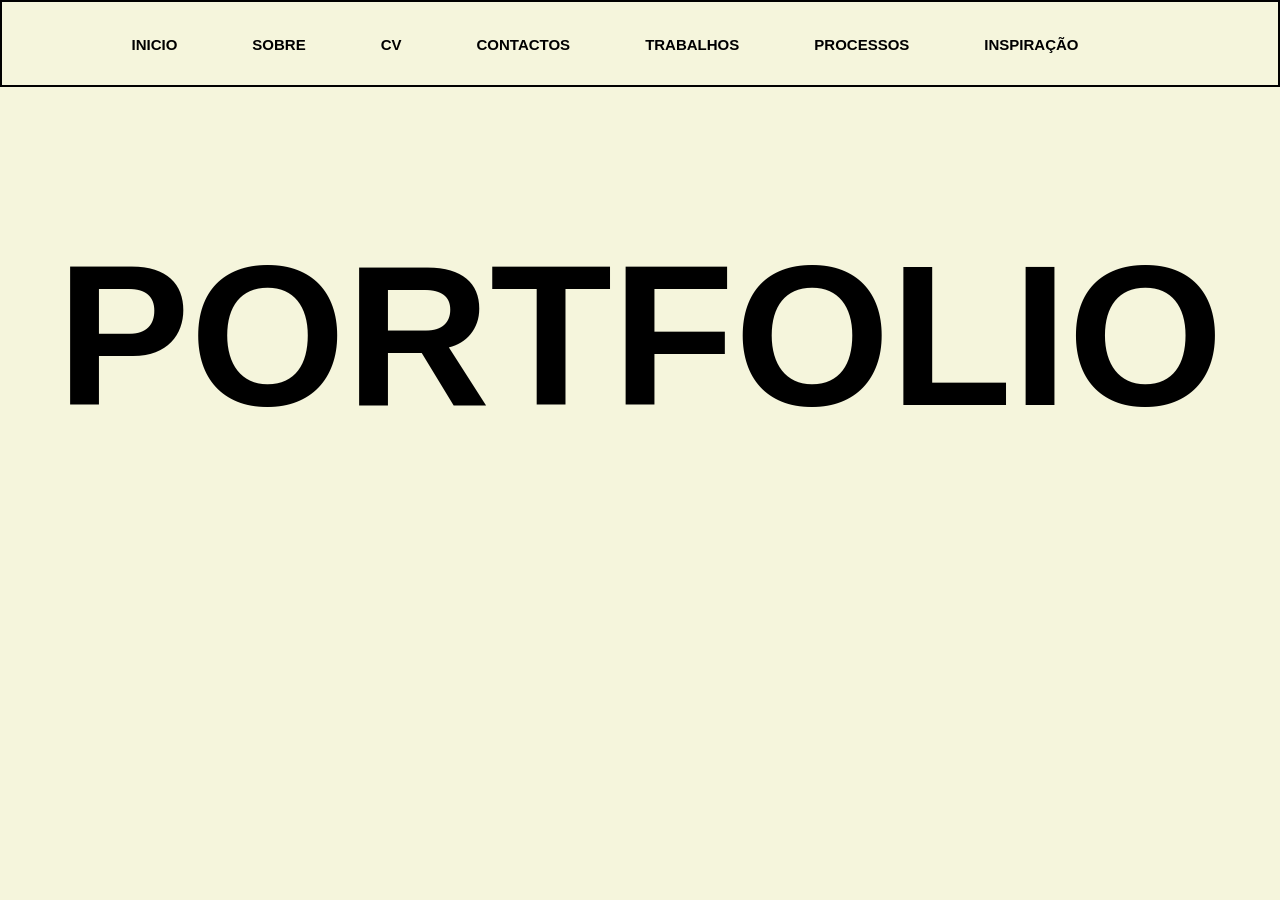
<file: index.html>
<!DOCTYPE html>

<html lang="pt-pt">

<head>
  <title> Primeira Pagina </title>
  <link rel="stylesheet" href="estilos.css">

</head>

<body>

  <div id="cabecalho">
    <ul>
      <li><a href="index.html">INICIO</a></li>
      <li><a href="Sobre.html">SOBRE</a></li>
      <li><a href="CV.html">CV</a></li>
      <li><a href="contactos.html">CONTACTOS</a></li>
      <li><a href="trabalhos.html">TRABALHOS</a></li>
      <li><a href="Processos.html">PROCESSOS</a></li>
       <li><a href="Inspiração.html">INSPIRAÇÃO</a></li>
     
    </ul>
  </div>

<h1>
  PORTFOLIO
</h1>


</body>

</html>
</file>
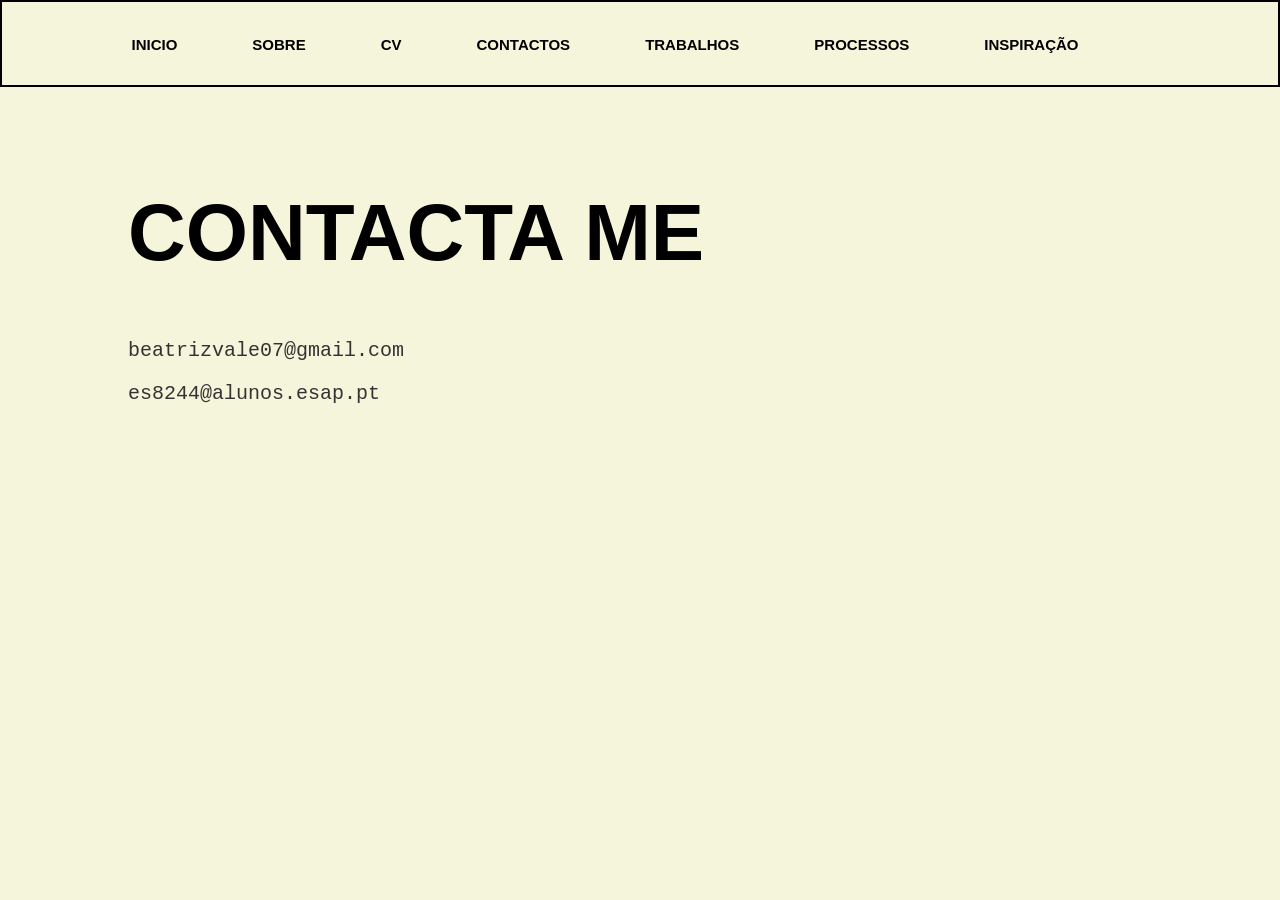
<file: contactos.html>
<!DOCTYPE html>
<html lang="pt-pt">

<head>
    <title> contactos</title>
    <meta charset="UTF-8">
    <link rel="stylesheet" href="estilos.css">

</head>

<body>
    <div id="cabecalho">
        <ul>
            <li><a href="index.html">INICIO</a></li>
      <li><a href="Sobre.html">SOBRE</a></li>
      <li><a href="CV.html">CV</a></li>
      <li><a href="contactos.html">CONTACTOS</a></li>
      <li><a href="trabalhos.html">TRABALHOS</a></li>
      <li><a href="Processos.html">PROCESSOS</a></li>
       <li><a href="Inspiração.html">INSPIRAÇÃO</a></li>
     
        </ul>
    </div>

    <main class="seccao-contactos">
        <h1 class="titulo-contacto">Contacta me</h1>

        <div class="lista-contactos">
            <p class="email-simples">beatrizvale07@gmail.com</p>
            <p class="email-simples">es8244@alunos.esap.pt</p>
        </div>
    </main>
</body>
</file>
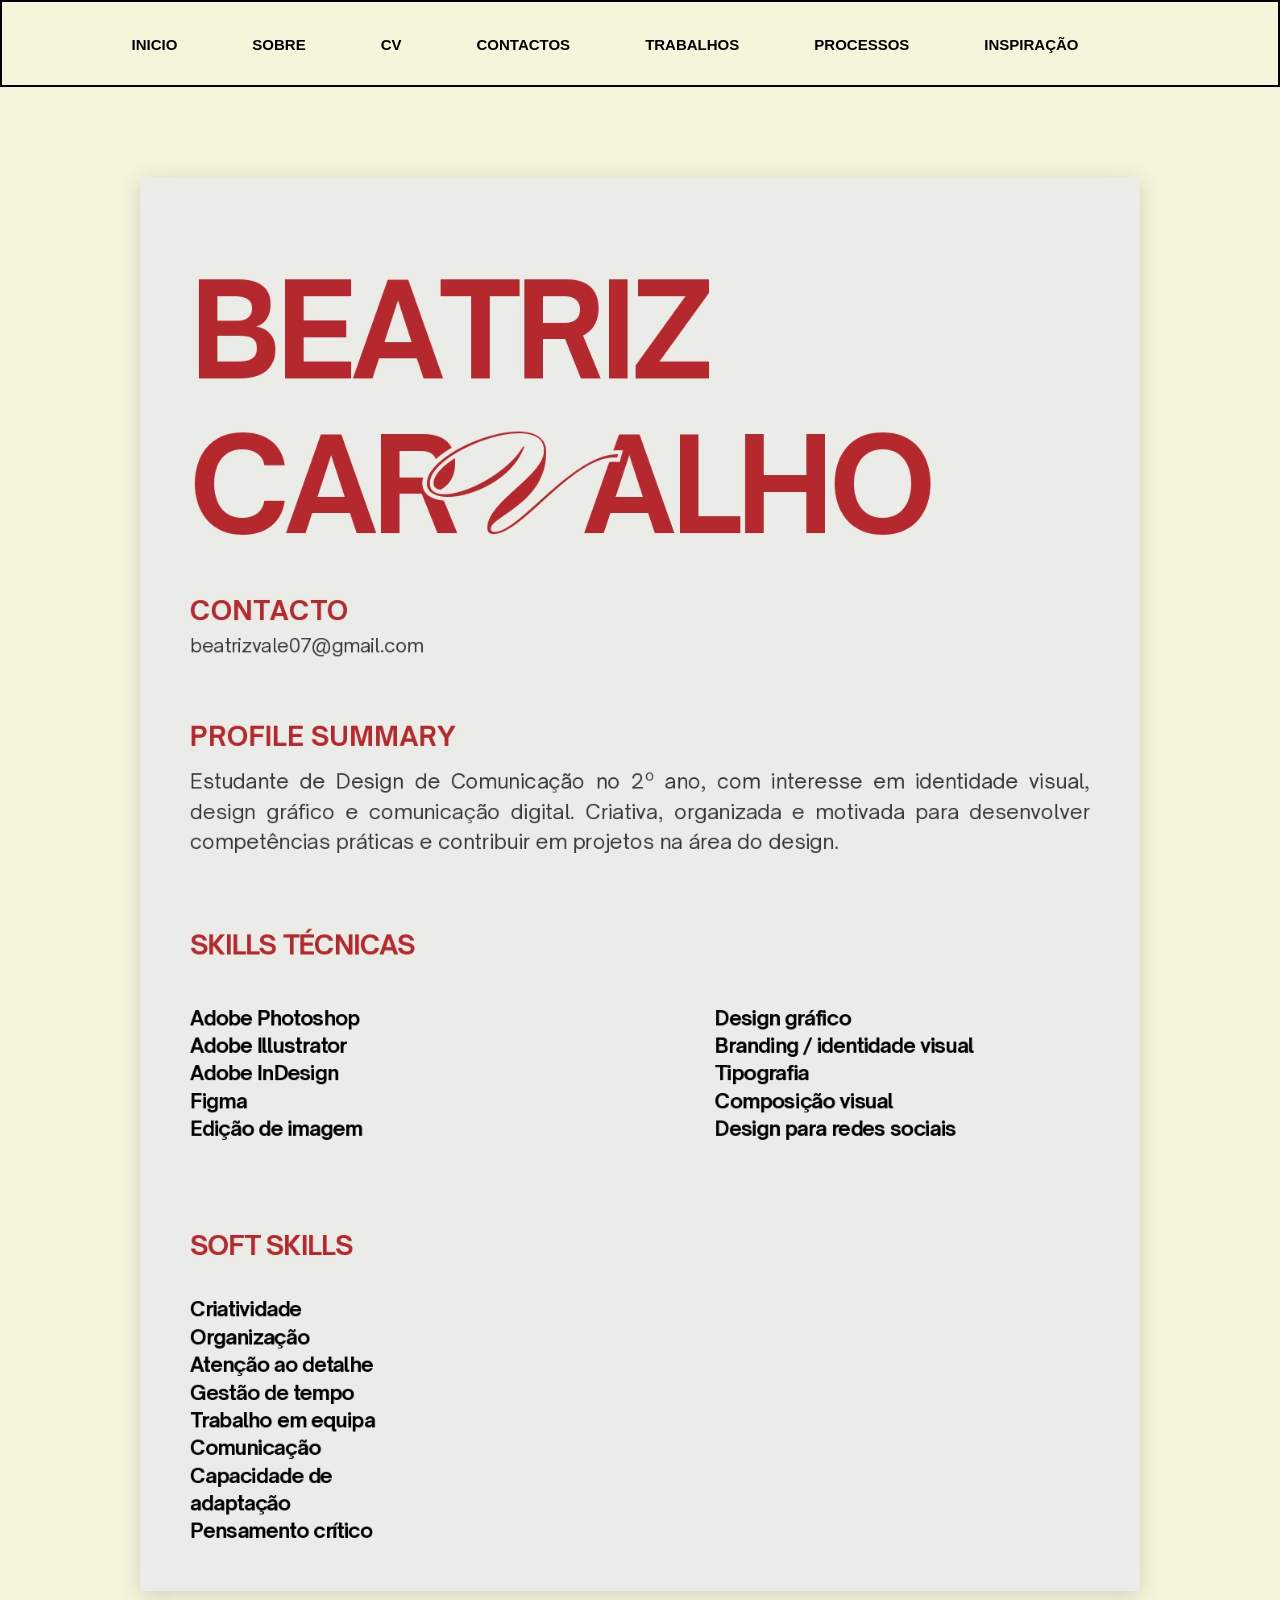
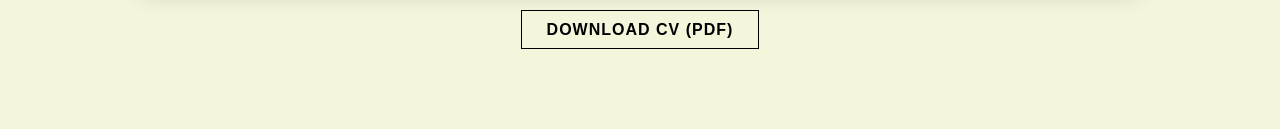
<file: CV.html>
<!DOCTYPE html>
<html lang="pt-pt">

<head>
    <title>CV - Beatriz Vale de Carvalho</title>
    <meta charset="UTF-8">
    <link rel="stylesheet" href="estilos.css">
</head>

<body>

    <div id="cabecalho">
        <ul>
            <li><a href="index.html">INICIO</a></li>
      <li><a href="Sobre.html">SOBRE</a></li>
      <li><a href="CV.html">CV</a></li>
      <li><a href="contactos.html">CONTACTOS</a></li>
      <li><a href="trabalhos.html">TRABALHOS</a></li>
      <li><a href="Processos.html">PROCESSOS</a></li>
       <li><a href="Inspiração.html">INSPIRAÇÃO</a></li>
     
        </ul>
    </div>

    <main class="pagina-cv-clean">
        <img src="IMAGEM/CV_page-0001.jpg" alt="Currículo" class="cv-grande">

        <div class="download-container">
            <a href="Download do CV/CV.pdf" target="_blank" class="btn-download">Download CV (PDF)</a>
        </div>
    </main>

</body>

</html>
</file>
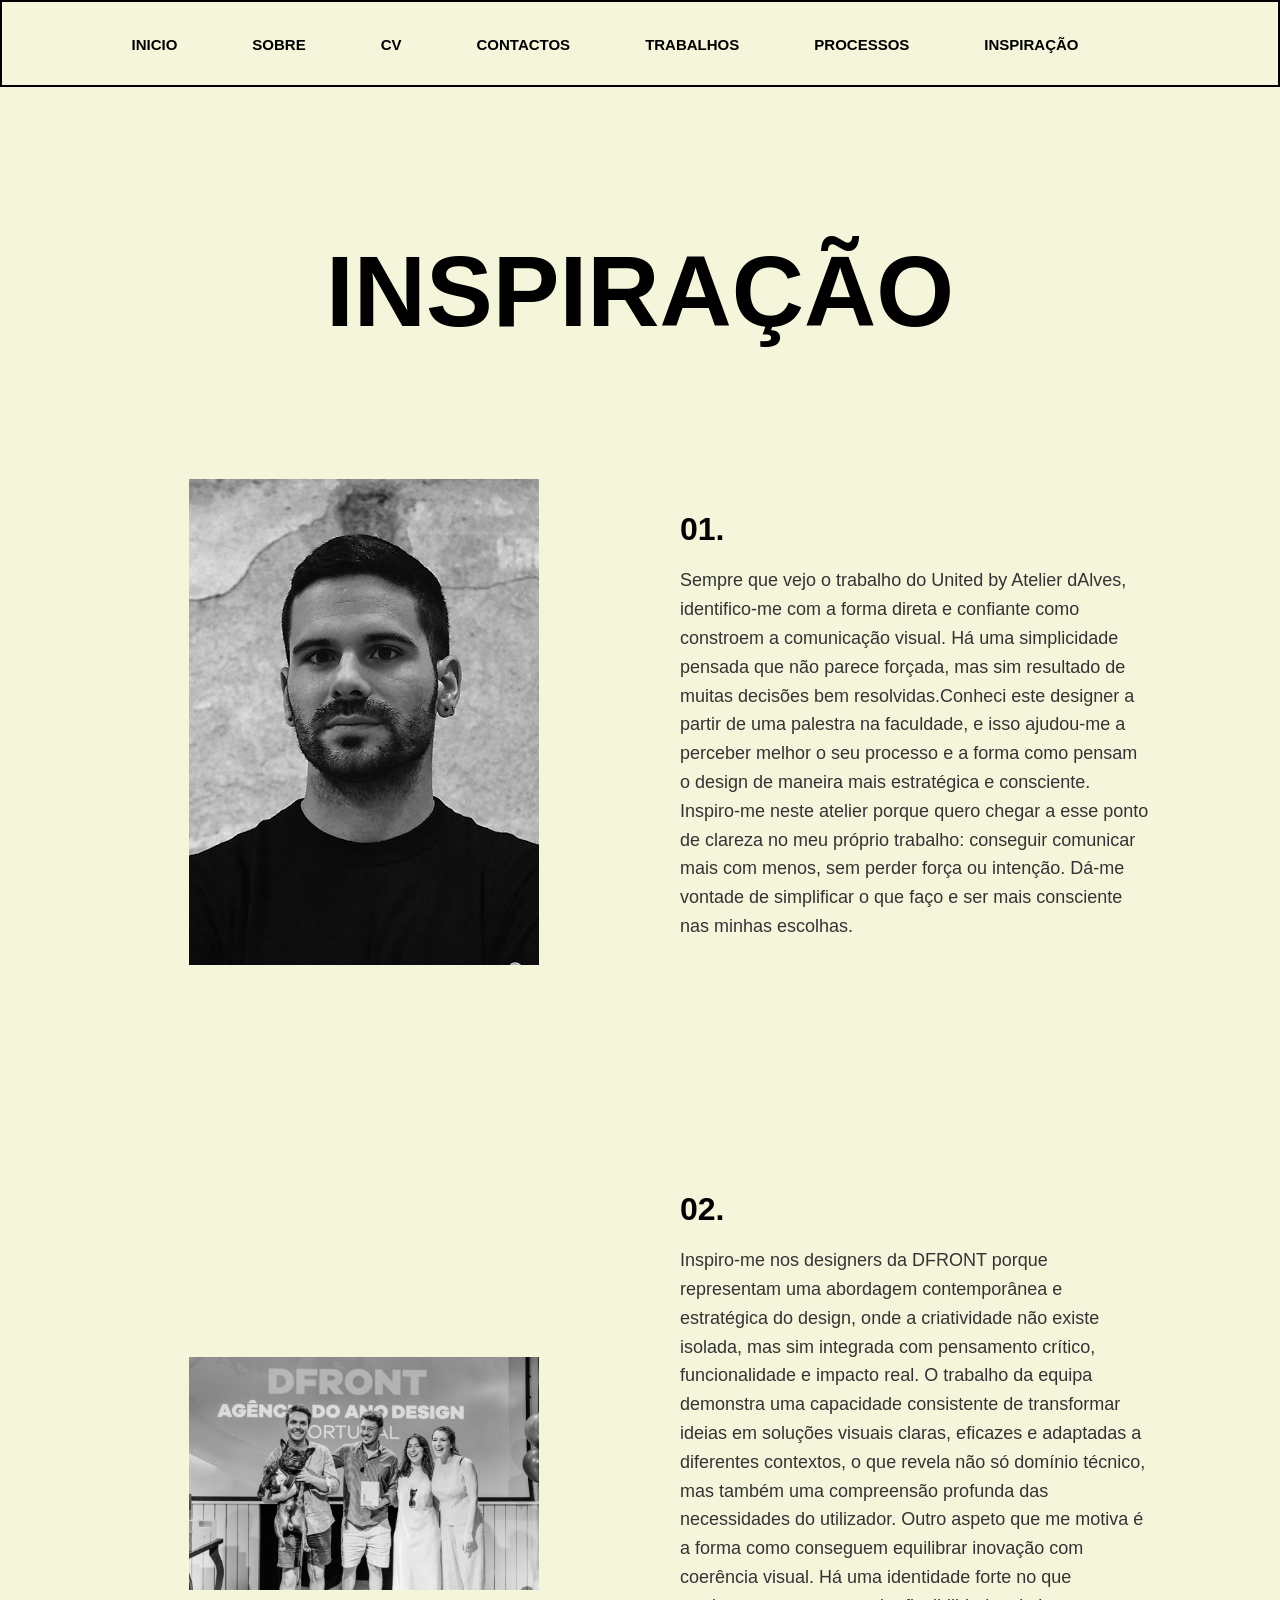
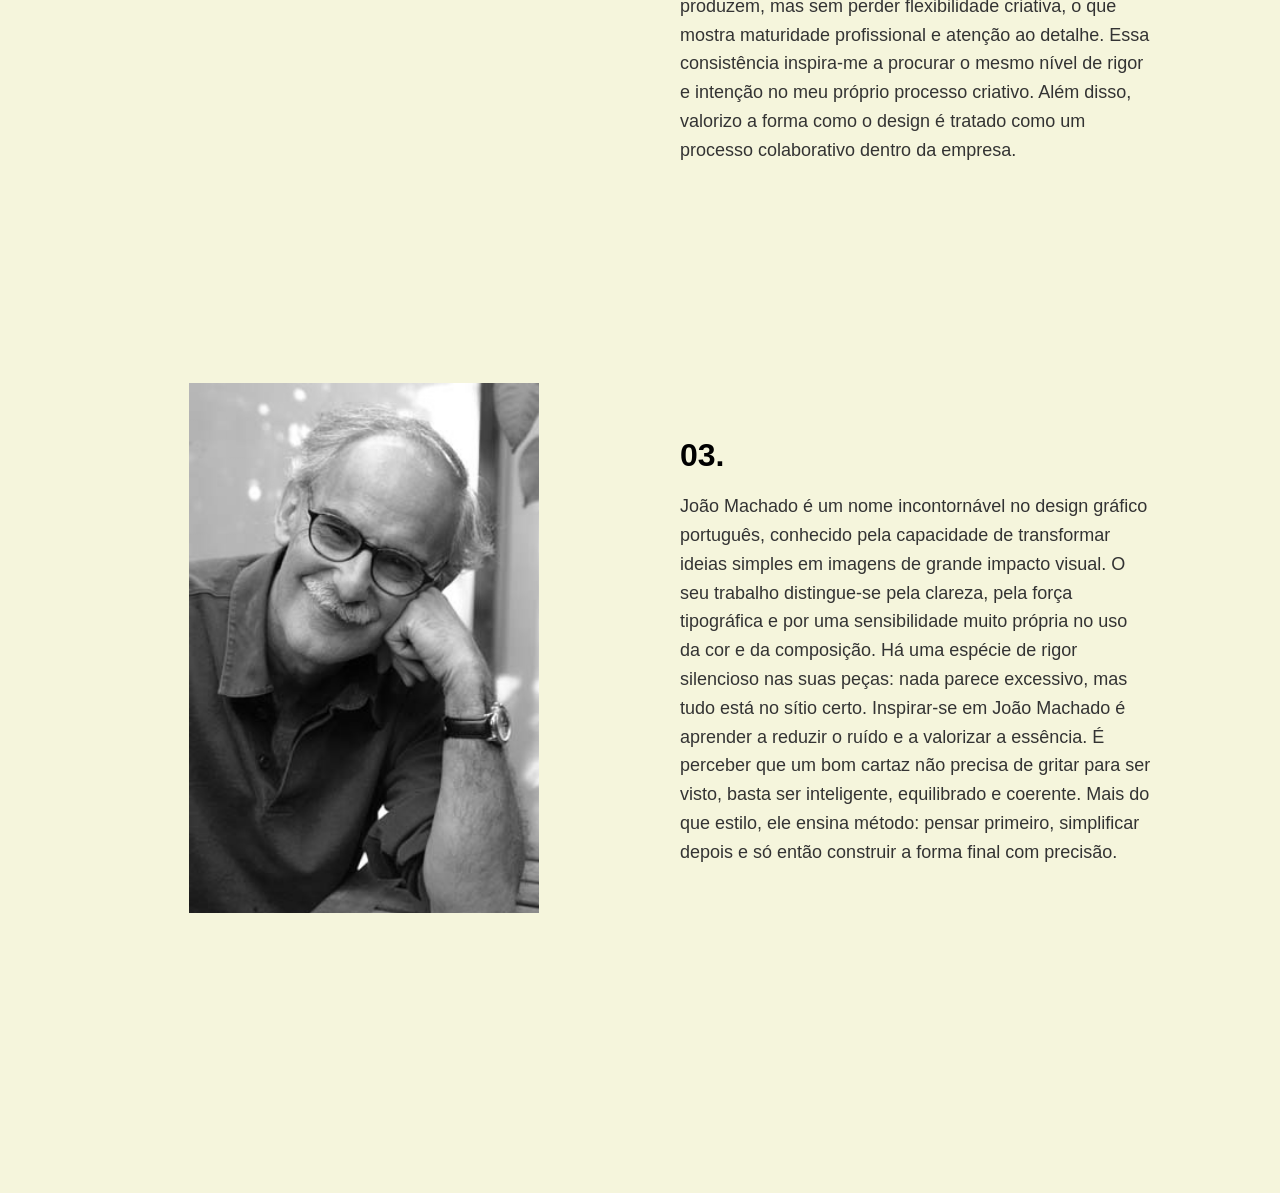
<file: Inspiração.html>
<!DOCTYPE html>
<html lang="pt-pt">

<head>
    <title>Inspiração.html</title>
    <meta charset="UTF-8">
    <link rel="stylesheet" href="estilos.css">
</head>

<body>

    <div id="cabecalho">
        <ul>
            <li><a href="index.html">INICIO</a></li>
      <li><a href="Sobre.html">SOBRE</a></li>
      <li><a href="CV.html">CV</a></li>
      <li><a href="contactos.html">CONTACTOS</a></li>
      <li><a href="trabalhos.html">TRABALHOS</a></li>
      <li><a href="Processos.html">PROCESSOS</a></li>
       <li><a href="Inspiração.html">INSPIRAÇÃO</a></li>
     
        </ul>
    </div>

    <main class="contentor-processos">
        <h1 class="titulo-impacto">Inspiração</h1>

        <section class="item-processo">
            <div class="imagem-processo">
                <img src="IMAGEM/designer1.jpg" alt="Inspiração de Design">
            </div>

            <div class="texto-processo">
                <h2>01.</h2>
                <p>
                    Sempre que vejo o trabalho do United by Atelier dAlves, identifico-me com a forma direta e confiante
                    como constroem a comunicação visual. Há uma simplicidade pensada que não parece forçada, mas sim
                    resultado de muitas decisões bem resolvidas.Conheci este designer a partir de uma palestra na
                    faculdade, e isso ajudou-me a perceber melhor o
                    seu processo e a forma como pensam o design de maneira mais estratégica e consciente. Inspiro-me
                    neste atelier porque quero chegar a esse ponto de clareza no meu próprio trabalho:
                    conseguir comunicar mais com menos, sem perder força ou intenção. Dá-me vontade de simplificar o que
                    faço e ser mais consciente nas minhas escolhas.
                </p>
            </div>
        </section>

        <section class="item-processo">
            <div class="imagem-processo">
                <img src="IMAGEM/DEFRONT.jpg" alt="Inspiração de Design">
            </div>

            <div class="texto-processo">
                <h2>02.</h2>
                <p>
                   Inspiro-me nos designers da DFRONT porque representam uma abordagem contemporânea e estratégica do design, onde a criatividade não existe isolada, mas sim integrada com pensamento crítico, funcionalidade e impacto real. O trabalho da equipa demonstra uma capacidade consistente de transformar ideias em soluções visuais claras, eficazes e adaptadas a diferentes contextos, o que revela não só domínio técnico, mas também uma compreensão profunda das necessidades do utilizador. Outro aspeto que me motiva é a forma como conseguem equilibrar inovação com coerência visual. Há uma identidade forte no que produzem, mas sem perder flexibilidade criativa, o que mostra maturidade profissional e atenção ao detalhe. Essa consistência inspira-me a procurar o mesmo nível de rigor e intenção no meu próprio processo criativo.
Além disso, valorizo a forma como o design é tratado como um processo colaborativo dentro da empresa.
                </p>
            </div>
        </section>


        <section class="item-processo">
            <div class="imagem-processo">
                <img src="IMAGEM/joaomachado.jpg" alt="Inspiração de Design">
            </div>

            <div class="texto-processo">
                <h2>03.</h2>
                <p>
                 João Machado é um nome incontornável no design gráfico português, conhecido pela capacidade de transformar ideias simples em imagens de grande impacto visual. O seu trabalho distingue-se pela clareza, pela força tipográfica e por uma sensibilidade muito própria no uso da cor e da composição. Há uma espécie de rigor silencioso nas suas peças: nada parece excessivo, mas tudo está no sítio certo.
Inspirar-se em João Machado é aprender a reduzir o ruído e a valorizar a essência. É perceber que um bom cartaz não precisa de gritar para ser visto, basta ser inteligente, equilibrado e coerente. Mais do que estilo, ele ensina método: pensar primeiro, simplificar depois e só então construir a forma final com precisão.

                </p>
            </div>
        </section>



    </main>

</body>

</html>
</file>
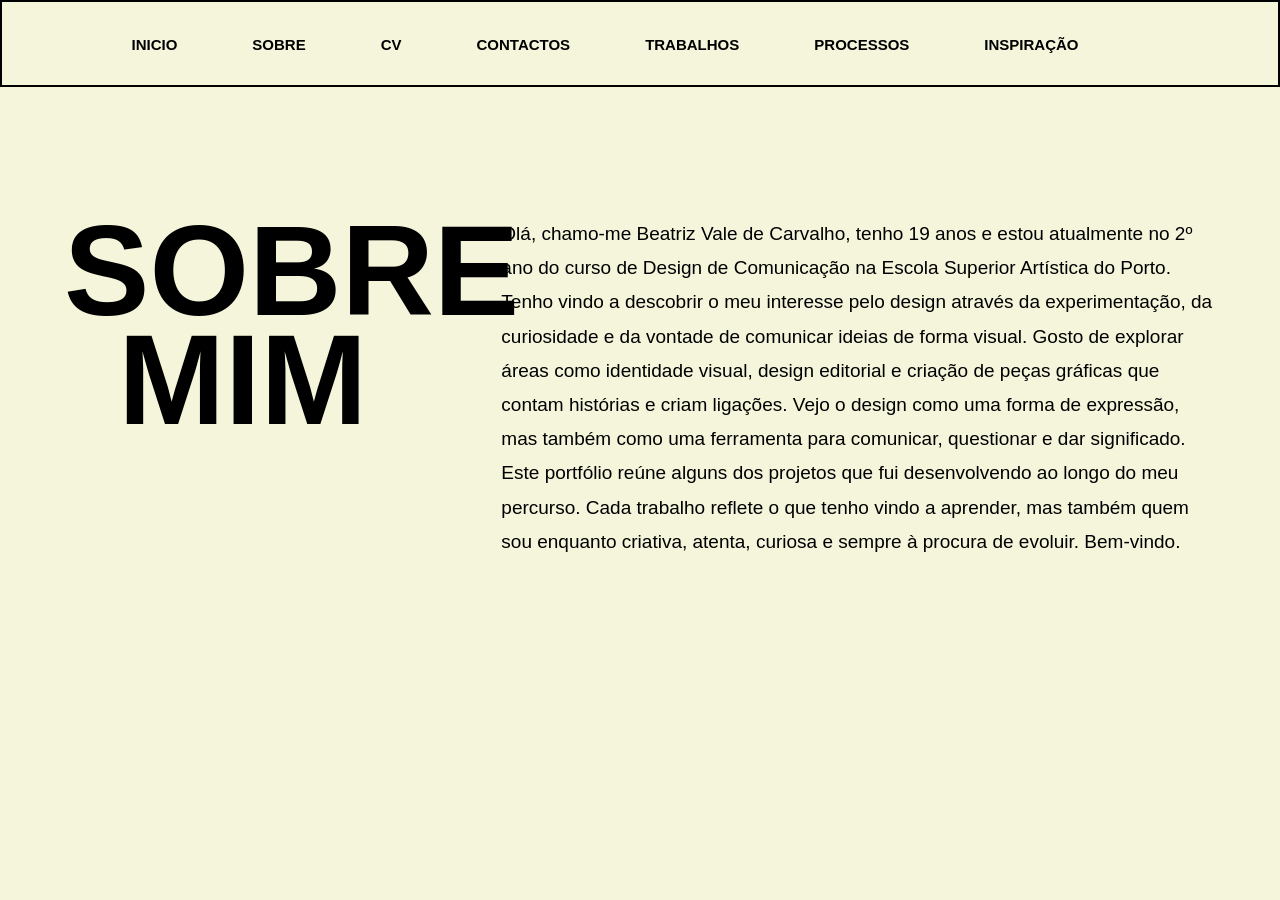
<file: Sobre.html>
<!DOCTYPE html>
<html lang="pt-pt">

<head>
    <title> Sobre</title>
    <meta charset="UTF-8">
    <link rel="stylesheet" href="estilos.css">

</head>



<body>

    <body>
        <div id="cabecalho">
            <ul>
                <li><a href="index.html">INICIO</a></li>
      <li><a href="Sobre.html">SOBRE</a></li>
      <li><a href="CV.html">CV</a></li>
      <li><a href="contactos.html">CONTACTOS</a></li>
      <li><a href="trabalhos.html">TRABALHOS</a></li>
      <li><a href="Processos.html">PROCESSOS</a></li>
       <li><a href="Inspiração.html">INSPIRAÇÃO</a></li>
     
            </ul>
        </div>

        <main class="seccao-sobre">
            <h1 class="titulo-sobre">Sobre<br>Mim</h1>

            <div class="bloco-texto">
                <p class="sobre">
                    Olá, chamo-me Beatriz Vale de Carvalho, tenho 19 anos e estou atualmente no 2º ano do curso de
                    Design de
                    Comunicação na Escola Superior Artística do Porto. Tenho vindo a descobrir o meu interesse pelo
                    design
                    através da experimentação, da curiosidade e da vontade de comunicar ideias de forma visual.
                    Gosto de explorar áreas como identidade visual, design editorial e criação de peças gráficas que
                    contam
                    histórias e criam ligações. Vejo o design como uma forma de expressão, mas também como uma
                    ferramenta para
                    comunicar, questionar e dar significado.
                    Este portfólio reúne alguns dos projetos que fui desenvolvendo ao longo do meu percurso. Cada
                    trabalho
                    reflete o que tenho vindo a aprender, mas também quem sou enquanto criativa, atenta, curiosa e
                    sempre à
                    procura de evoluir.
                    Bem-vindo.
                </p>
            </div>
        </main>
</file>
<file: estilos.css>
body {
  font-family: Arial, Helvetica, sans-serif;
  background-color: beige;
  margin: 0;
  padding: 0;
}

p {
  font-size: 15px;
  font-family: Arial, Helvetica, sans-serif;
  color: #000;
}

a {
  color: #000;
  text-decoration: none;
  font-family: Arial, Helvetica, sans-serif;
  font-size: 15px;
  font-weight: bold;
}

ul {
  list-style-type: none;
  padding: 0;
  font-size: 20px;
  font-family: 'Times New Roman', Times, serif;
  color: #000;
}

h1 {
  font-size: 200px;
  text-align: center;
  font-family: Impact, Haettenschweiler, 'Arial Narrow Bold', sans-serif;
}

img {
  width: 500px;
  display: block;
  margin: 50px auto;
}


#cabecalho {
  background-color: beige;
  border: 2px solid #000;
  margin: 0;
  padding: 10px;
  text-align: center;
}

#cabecalho li {
  display: inline-block;
  margin-right: 70px;
  font-size: 20px;
}

#cabecalho a {
  position: relative;
}

#cabecalho a::after {
  content: "";
  position: absolute;
  left: 0;
  bottom: -5px;
  width: 0%;
  height: 2px;
  background-color: black;
  transition: width 0.3s ease;
}

#cabecalho a:hover::after {
  width: 100%;
}

#titulo {
  width: 100%;
}

.galeria {
  display: grid;
  grid-template-columns: repeat(2, 1fr);
  gap: 20px;
  justify-items: center;
}

.cartaz {
  width: 100%;
  max-width: 500px;
  height: auto;
  transition: transform 0.4s ease;
}

.cartaz:hover {
  transform: scale(1.05);
}


.seccao-sobre {
  display: flex;
  align-items: flex-start;
  gap: 80px;
  padding: 80px 5%;
  margin-top: 50px;
}

.titulo-sobre {
  font-family: Impact, sans-serif;
  font-size: clamp(80px, 10vw, 150px);
  line-height: 0.85;
  text-transform: uppercase;
  margin: 0;
  flex: 1;
  min-width: 300px;
}

.bloco-texto {
  flex: 2;
  display: flex;
  justify-content: flex-start;
}

.sobre {
  width: 100%;
  max-width: 900px;
  font-family: Arial, sans-serif;
  font-size: 19px;
  line-height: 1.8;
  text-align: left;
  margin: 0;
}


.seccao-contactos {
  display: flex;
  flex-direction: column;
  align-items: flex-start;
  padding: 100px 10%;
  gap: 40px;
}

.titulo-contacto {
  font-family: Impact, sans-serif;
  font-size: 80px;
  text-transform: uppercase;
  margin: 0;
}

.email-simples {
  font-family: 'Courier New', Courier, monospace;
  font-size: 20px;
  color: #333;
}


.contentor-processos {
  padding: 80px 10%;
}

.contentor-processos .titulo-impacto {
  font-family: Impact, sans-serif;
  font-size: 100px;
  text-transform: uppercase;
  margin-bottom: 80px;
}

.item-processo {
  display: flex;
  align-items: center;
  gap: 80px;
  margin-bottom: 150px;
}

.item-processo.invertido {
  flex-direction: row-reverse;
}

.imagem-processo {
  flex: 1;
  display: flex;
  justify-content: center;
}

.imagem-processo img {
  width: 100%;
  max-width: 350px;
  height: auto;
  display: block;
  filter: grayscale(100%);
  transition: filter 0.5s ease;
}

.imagem-processo img:hover {
  filter: grayscale(0%);
}

.texto-processo {
  flex: 1;
}

.texto-processo h2 {
  font-family: Impact, sans-serif;
  font-size: 32px;
  text-transform: uppercase;
  margin-bottom: 15px;
}

.texto-processo p {
  font-family: Arial, sans-serif;
  font-size: 18px;
  line-height: 1.6;
  color: #333;
}

.pagina-cv-clean {
  display: flex;
  flex-direction: column;
  align-items: center;
  padding: 40px 0;
  background-color: #f5f5dc;
}

.cv-grande {
  width: 90%;
  max-width: 1000px;
  height: auto;
  box-shadow: 0 4px 20px rgba(0, 0, 0, 0.15);
  margin-bottom: 30px;
}


.download-container {
  margin-bottom: 50px;
}

.btn-download {
  font-family: Arial, sans-serif;
  font-size: 16px;
  text-transform: uppercase;
  letter-spacing: 1px;
  color: #000;
  text-decoration: none;
  border: 1px solid #000;
  padding: 10px 25px;
  transition: all 0.3s ease;
}

.btn-download:hover {
  background-color: #000;
  color: #fff;
}


@media (max-width: 1024px) {

  .seccao-sobre {
    flex-direction: column;
    gap: 30px;
    padding: 40px;
  }

  .titulo-sobre {
    font-size: 80px;
  }
}

@media (max-width: 900px) {

  .item-processo,
  .item-processo.invertido {
    flex-direction: column;
    gap: 30px;
  }

  .contentor-processos .titulo-impacto {
    font-size: 60px;
  }

  h1 {
    font-size: 100px;
  }

  .galeria {
    grid-template-columns: 1fr;
  }

  #cabecalho li {
    display: block;
    margin: 15px 0;
  }
}
</file>
